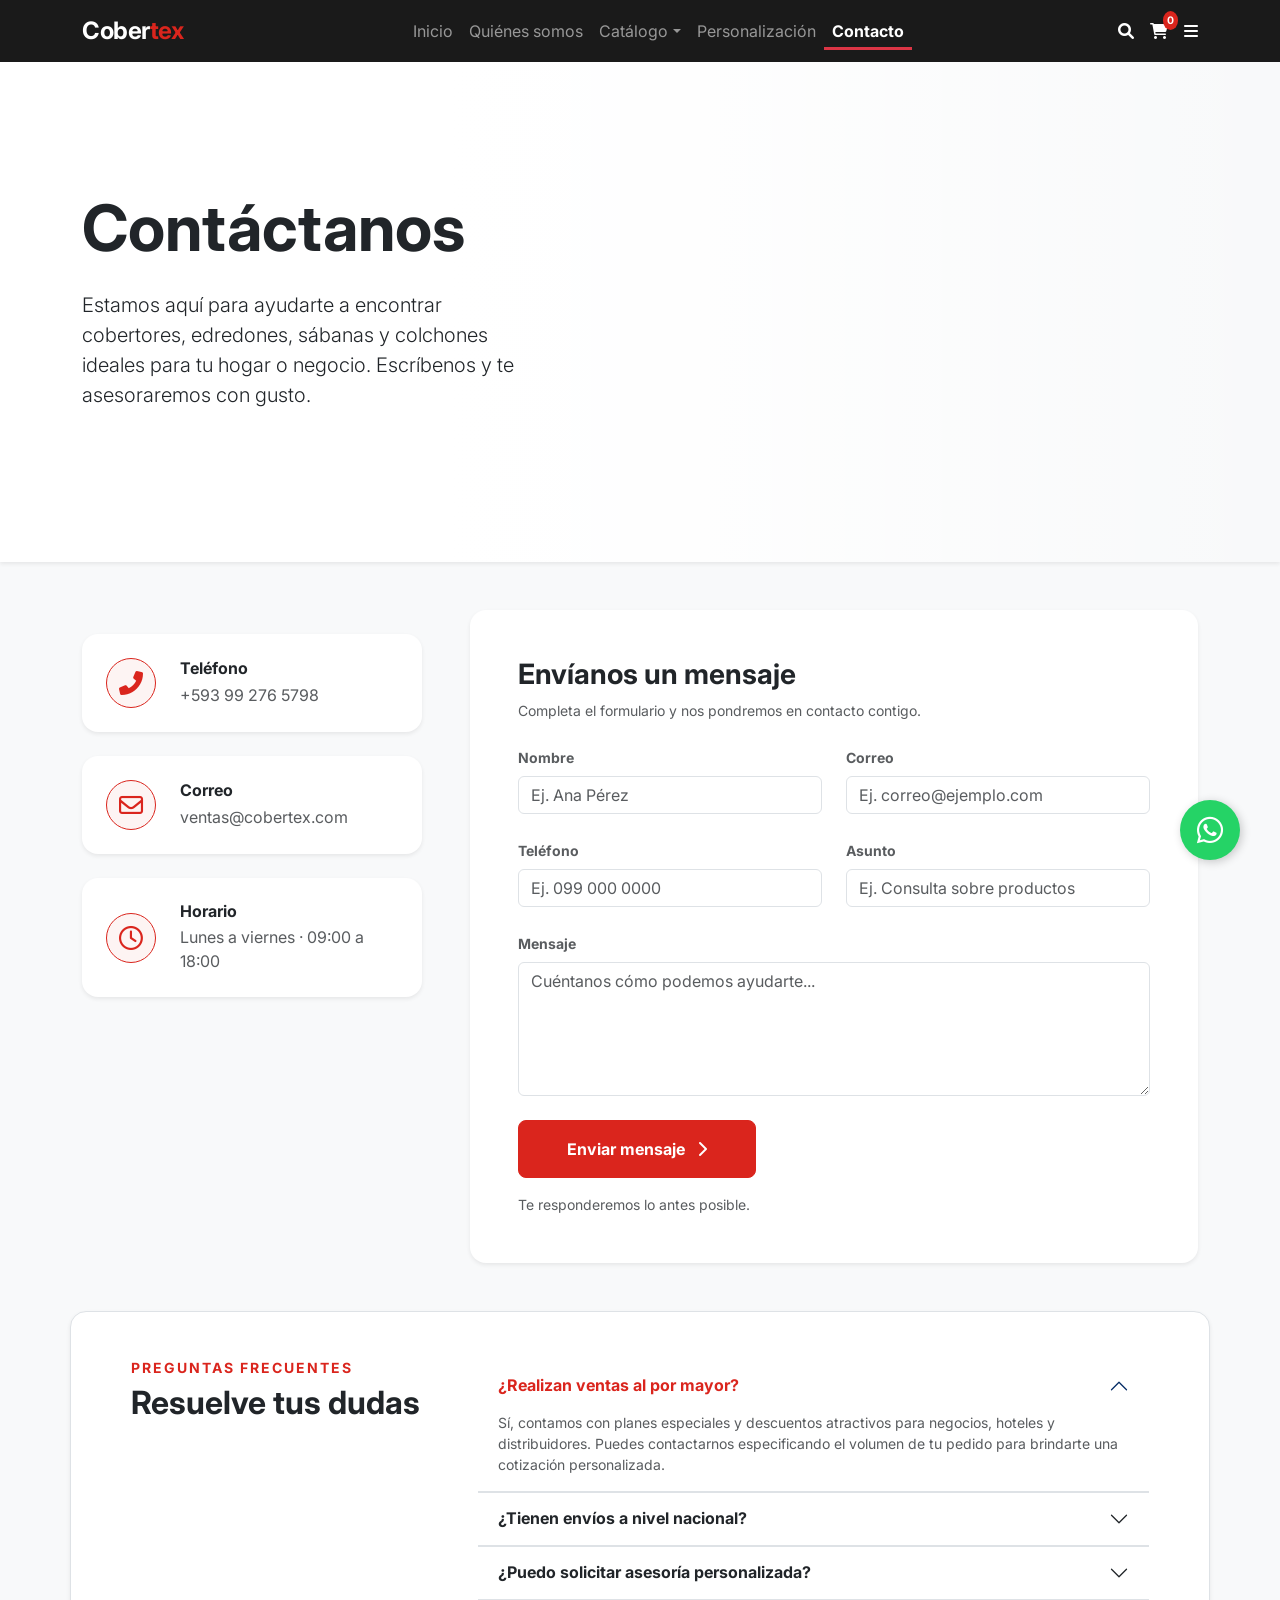
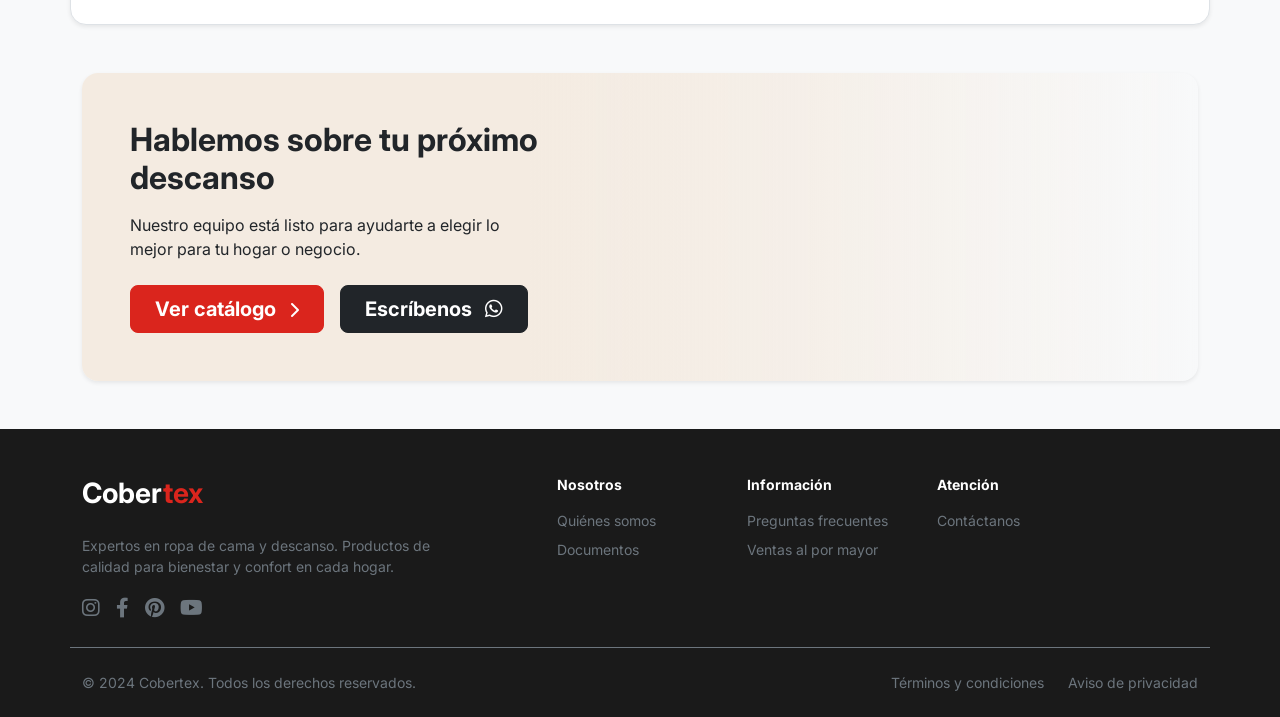
<file: contacto.html>
<!DOCTYPE html>
<html lang="es">
<head>
    <meta charset="UTF-8">
    <meta name="viewport" content="width=device-width, initial-scale=1.0">
    <title>Contacto - Cobertex</title>
    <link href="https://cdn.jsdelivr.net/npm/bootstrap@5.3.0/dist/css/bootstrap.min.css" rel="stylesheet">
    <link rel="stylesheet" href="https://cdnjs.cloudflare.com/ajax/libs/font-awesome/6.0.0/css/all.min.css">
    <link rel="stylesheet" href="style.css">
    <style>
        /* Estilos específicos para la página de Contacto */
        .hero-contact {
            /* Degradado blanco que se funde con la imagen de fondo */
            background: linear-gradient(to right, rgba(255,255,255,1) 35%, rgba(255,255,255,0.85) 55%, rgba(255,255,255,0) 100%), url('https://via.placeholder.com/1920x800/EAE0D5/333?text=Cama+Contacto') center/cover no-repeat;
            min-height: 500px;
            display: flex;
            align-items: center;
        }

        .cta-banner {
            background: linear-gradient(to right, rgba(244, 235, 225, 1) 40%, rgba(244, 235, 225, 0.7) 65%, rgba(244, 235, 225, 0) 100%), url('https://via.placeholder.com/1200x400/D2B48C/333?text=Renueva+tu+descanso') center/cover no-repeat;
            border-radius: 1rem;
        }

        .contact-icon-box {
            width: 50px;
            height: 50px;
            border-radius: 50%;
            display: flex;
            align-items: center;
            justify-content: center;
            font-size: 1.5rem;
            color: var(--cobertex-red);
            background-color: rgba(218, 37, 29, 0.05);
            border: 1px solid var(--cobertex-red);
            flex-shrink: 0;
        }

        .contact-info-card {
            transition: transform 0.3s ease, box-shadow 0.3s ease;
        }
        .contact-info-card:hover {
            transform: translateY(-3px);
            box-shadow: 0 .5rem 1rem rgba(0,0,0,.08)!important;
        }

        /* Acordeón de Preguntas Frecuentes */
        .accordion-button:not(.collapsed) {
            background-color: transparent;
            color: var(--cobertex-red);
            box-shadow: none;
        }
        .accordion-button:focus {
            box-shadow: none;
            border-color: rgba(0,0,0,.125);
        }
        .accordion-item {
            border-left: none;
            border-right: none;
            border-radius: 0;
        }
        .accordion-item:first-of-type {
            border-top: none;
        }

        /* Ajustes para móviles */
        @media (max-width: 768px) {
            .hero-contact {
                background: linear-gradient(to bottom, rgba(255,255,255,1) 40%, rgba(255,255,255,0.8) 70%, rgba(255,255,255,0) 100%), url('https://via.placeholder.com/1920x800/EAE0D5/333?text=Cama+Contacto') center/cover no-repeat;
                min-height: 400px;
                text-align: center;
            }
            .cta-banner {
                background: linear-gradient(to bottom, rgba(244, 235, 225, 1) 50%, rgba(244, 235, 225, 0.8) 80%, rgba(244, 235, 225, 0) 100%), url('https://via.placeholder.com/1200x400/D2B48C/333?text=Renueva+tu+descanso') center/cover no-repeat;
                text-align: center;
            }
        }
    </style>
</head>
<body class="bg-light">

    <nav class="navbar navbar-expand-lg navbar-dark bg-dark sticky-top">
        <div class="container">
            <a class="navbar-brand logo" href="index.html">Cober<span class="text-danger">tex</span></a>
            <button class="navbar-toggler" type="button" data-bs-toggle="collapse" data-bs-target="#navbarNav">
                <span class="navbar-toggler-icon"></span>
            </button>
            <div class="collapse navbar-collapse" id="navbarNav">
                <ul class="navbar-nav mx-auto">
                    <li class="nav-item"><a class="nav-link" href="index.html">Inicio</a></li>
                    <li class="nav-item"><a class="nav-link" href="nosotros.html">Quiénes somos</a></li>
                    <li class="nav-item dropdown">
                        <a class="nav-link dropdown-toggle" href="#" role="button" data-bs-toggle="dropdown">Catálogo</a>
                        <ul class="dropdown-menu">
                            <li><a class="dropdown-item" href="catalogo.html">Cobertores y Edredones</a></li>
                            <li><a class="dropdown-item" href="sabanas.html">Sábanas</a></li>
                            <li><a class="dropdown-item" href="colchones.html">Colchones</a></li>
                        </ul>
                    </li>
                    <li class="nav-item"><a class="nav-link" href="personalizacion.html">Personalización</a></li>
                    <li class="nav-item"><a class="nav-link active fw-bold border-bottom border-danger border-3 pb-1" href="contacto.html">Contacto</a></li>
                </ul>
                <div class="d-flex align-items-center text-white gap-3">
                    <i class="fas fa-search" style="cursor:pointer"></i>
                    <div class="position-relative" style="cursor:pointer">
                        <i class="fas fa-shopping-cart"></i>
                        <span class="badge-cart" id="cartCount">0</span>
                    </div>
                    <i class="fas fa-bars" style="cursor:pointer"></i>
                </div>
            </div>
        </div>
    </nav>

    <header class="hero-contact shadow-sm">
        <div class="container py-5">
            <div class="row">
                <div class="col-lg-5 col-md-7">
                    <h1 class="display-3 fw-bold mb-4">Contáctanos</h1>
                    <p class="lead text-dark mb-4">Estamos aquí para ayudarte a encontrar cobertores, edredones, sábanas y colchones ideales para tu hogar o negocio. Escríbenos y te asesoraremos con gusto.</p>
                </div>
            </div>
        </div>
    </header>

    <main class="container my-5">
        
        <div class="row g-5 mb-5 align-items-start">
            
            <div class="col-lg-4">
                <div class="d-flex flex-column gap-4 mt-lg-4">
                    <div class="card border-0 shadow-sm rounded-4 p-4 contact-info-card bg-white">
                        <div class="d-flex align-items-center gap-4">
                            <div class="contact-icon-box">
                                <i class="fas fa-phone-alt"></i>
                            </div>
                            <div>
                                <h6 class="fw-bold mb-1">Teléfono</h6>
                                <p class="text-muted mb-0">+593 99 276 5798</p>
                            </div>
                        </div>
                    </div>
                    
                    <div class="card border-0 shadow-sm rounded-4 p-4 contact-info-card bg-white">
                        <div class="d-flex align-items-center gap-4">
                            <div class="contact-icon-box">
                                <i class="far fa-envelope"></i>
                            </div>
                            <div>
                                <h6 class="fw-bold mb-1">Correo</h6>
                                <p class="text-muted mb-0">ventas@cobertex.com</p>
                            </div>
                        </div>
                    </div>

                    <div class="card border-0 shadow-sm rounded-4 p-4 contact-info-card bg-white">
                        <div class="d-flex align-items-center gap-4">
                            <div class="contact-icon-box">
                                <i class="far fa-clock"></i>
                            </div>
                            <div>
                                <h6 class="fw-bold mb-1">Horario</h6>
                                <p class="text-muted mb-0">Lunes a viernes · 09:00 a 18:00</p>
                            </div>
                        </div>
                    </div>
                </div>
            </div>

            <div class="col-lg-8">
                <div class="card border-0 shadow-sm rounded-4 p-4 p-md-5 bg-white">
                    <h3 class="fw-bold mb-2">Envíanos un mensaje</h3>
                    <p class="text-muted small mb-4">Completa el formulario y nos pondremos en contacto contigo.</p>
                    
                    <form id="contactForm" action="https://formsubmit.co/apmp2024@gmail.com" method="POST">
                        <input type="hidden" name="_captcha" value="false">
                        <input type="hidden" name="_subject" value="¡Nuevo mensaje desde la página de Contacto!">
                        <input type="hidden" name="_next" value="https://tudominio.com/contacto.html">
                        <input type="hidden" name="_template" value="table">

                        <div class="row g-4">
                            <div class="col-md-6">
                                <label class="form-label small fw-bold text-muted">Nombre</label>
                                <input type="text" name="Nombre" class="form-control" placeholder="Ej. Ana Pérez" required>
                            </div>
                            <div class="col-md-6">
                                <label class="form-label small fw-bold text-muted">Correo</label>
                                <input type="email" name="Email" class="form-control" placeholder="Ej. correo@ejemplo.com" required>
                            </div>
                            <div class="col-md-6">
                                <label class="form-label small fw-bold text-muted">Teléfono</label>
                                <input type="tel" name="Telefono" class="form-control" placeholder="Ej. 099 000 0000" required>
                            </div>
                            <div class="col-md-6">
                                <label class="form-label small fw-bold text-muted">Asunto</label>
                                <input type="text" name="Asunto" class="form-control" placeholder="Ej. Consulta sobre productos" required>
                            </div>
                            <div class="col-12">
                                <label class="form-label small fw-bold text-muted">Mensaje</label>
                                <textarea name="Mensaje" class="form-control" rows="5" placeholder="Cuéntanos cómo podemos ayudarte..." required></textarea>
                            </div>
                            <div class="col-12 mt-4">
                                <button type="submit" id="submitContactBtn" class="btn btn-danger py-3 px-5 fw-bold rounded-3">Enviar mensaje <i class="fas fa-chevron-right ms-2 fs-6"></i></button>
                                <p class="text-muted small mt-3 mb-0">Te responderemos lo antes posible.</p>
                            </div>
                        </div>
                    </form>
                </div>
            </div>
        </div>

        <section class="row align-items-start mb-5 pb-4 bg-white p-5 rounded-4 shadow-sm border">
            <div class="col-lg-4 mb-4 mb-lg-0">
                <h6 class="text-danger fw-bold letter-spacing-2 text-uppercase small mb-2">Preguntas Frecuentes</h6>
                <h2 class="fw-bold">Resuelve tus dudas</h2>
            </div>
            
            <div class="col-lg-8">
                <div class="accordion accordion-flush" id="faqContacto">
                    
                    <div class="accordion-item">
                        <h2 class="accordion-header" id="faqHeading1">
                            <button class="accordion-button fw-bold py-3" type="button" data-bs-toggle="collapse" data-bs-target="#faqCollapse1" aria-expanded="true">
                                ¿Realizan ventas al por mayor?
                            </button>
                        </h2>
                        <div id="faqCollapse1" class="accordion-collapse collapse show" data-bs-parent="#faqContacto">
                            <div class="accordion-body text-muted small pt-0">
                                Sí, contamos con planes especiales y descuentos atractivos para negocios, hoteles y distribuidores. Puedes contactarnos especificando el volumen de tu pedido para brindarte una cotización personalizada.
                            </div>
                        </div>
                    </div>
                    
                    <div class="accordion-item border-top">
                        <h2 class="accordion-header" id="faqHeading2">
                            <button class="accordion-button collapsed fw-bold py-3" type="button" data-bs-toggle="collapse" data-bs-target="#faqCollapse2" aria-expanded="false">
                                ¿Tienen envíos a nivel nacional?
                            </button>
                        </h2>
                        <div id="faqCollapse2" class="accordion-collapse collapse" data-bs-parent="#faqContacto">
                            <div class="accordion-body text-muted small pt-0">
                                Así es. Trabajamos con empresas de logística confiables para que tus productos lleguen de manera segura a la puerta de tu hogar o negocio en cualquier parte del país.
                            </div>
                        </div>
                    </div>
                    
                    <div class="accordion-item border-top border-bottom">
                        <h2 class="accordion-header" id="faqHeading3">
                            <button class="accordion-button collapsed fw-bold py-3" type="button" data-bs-toggle="collapse" data-bs-target="#faqCollapse3" aria-expanded="false">
                                ¿Puedo solicitar asesoría personalizada?
                            </button>
                        </h2>
                        <div id="faqCollapse3" class="accordion-collapse collapse" data-bs-parent="#faqContacto">
                            <div class="accordion-body text-muted small pt-0">
                                ¡Por supuesto! Nuestro equipo de expertos está listo para ayudarte a combinar colores, texturas y elegir los tamaños adecuados para tus colchones. Escríbenos por WhatsApp para una atención más rápida.
                            </div>
                        </div>
                    </div>

                </div>
            </div>
        </section>

        <section class="cta-banner p-5 mb-3 shadow-sm">
            <div class="row align-items-center h-100">
                <div class="col-lg-5 col-md-7">
                    <h2 class="fw-bold mb-3 text-dark">Hablemos sobre tu próximo descanso</h2>
                    <p class="text-dark mb-4">Nuestro equipo está listo para ayudarte a elegir lo mejor para tu hogar o negocio.</p>
                    <div class="d-flex flex-wrap gap-3">
                        <a href="catalogo.html" class="btn btn-danger btn-lg px-4 fw-bold">Ver catálogo <i class="fas fa-chevron-right ms-2 fs-6"></i></a>
                        <a href="https://wa.me/593992765798" target="_blank" class="btn btn-dark btn-lg px-4 fw-bold">Escríbenos <i class="fab fa-whatsapp ms-2 fs-5"></i></a>
                    </div>
                </div>
            </div>
        </section>

    </main>

    <footer class="bg-dark text-secondary pt-5 pb-4 mt-5">
        <div class="container">
            <div class="row g-4 border-bottom border-secondary pb-4 mb-4">
                <div class="col-md-4">
                    <h3 class="text-white fw-bold mb-4">Cober<span class="text-danger">tex</span></h3>
                    <p class="small">Expertos en ropa de cama y descanso. Productos de calidad para bienestar y confort en cada hogar.</p>
                    <div class="d-flex gap-3 fs-5 mt-3">
                        <a href="#" class="text-secondary"><i class="fab fa-instagram"></i></a>
                        <a href="#" class="text-secondary"><i class="fab fa-facebook-f"></i></a>
                        <a href="#" class="text-secondary"><i class="fab fa-pinterest"></i></a>
                        <a href="#" class="text-secondary"><i class="fab fa-youtube"></i></a>
                    </div>
                </div>
                <div class="col-md-2 offset-md-1">
                    <h6 class="text-white fw-bold mb-3 small">Nosotros</h6>
                    <ul class="list-unstyled small">
                        <li class="mb-2"><a href="nosotros.html" class="text-secondary text-decoration-none">Quiénes somos</a></li>
                        <li class="mb-2"><a href="#" class="text-secondary text-decoration-none">Documentos</a></li>
                    </ul>
                </div>
                <div class="col-md-2">
                    <h6 class="text-white fw-bold mb-3 small">Información</h6>
                    <ul class="list-unstyled small">
                        <li class="mb-2"><a href="#" class="text-secondary text-decoration-none">Preguntas frecuentes</a></li>
                        <li class="mb-2"><a href="#" class="text-secondary text-decoration-none">Ventas al por mayor</a></li>
                    </ul>
                </div>
                <div class="col-md-2">
                    <h6 class="text-white fw-bold mb-3 small">Atención</h6>
                    <ul class="list-unstyled small">
                        <li class="mb-2"><a href="contacto.html" class="text-secondary text-decoration-none">Contáctanos</a></li>
                    </ul>
                </div>
            </div>
            <div class="d-flex flex-column flex-md-row justify-content-between align-items-center small">
                <p class="mb-2 mb-md-0">&copy; 2024 Cobertex. Todos los derechos reservados.</p>
                <div class="d-flex gap-4">
                    <a href="#" class="text-secondary text-decoration-none">Términos y condiciones</a>
                    <a href="#" class="text-secondary text-decoration-none">Aviso de privacidad</a>
                </div>
            </div>
        </div>
    </footer>

    <a href="https://wa.me/593992765798?text=Hola,%20tengo%20una%20duda%20sobre%20los%20productos%20de%20Cobertex." class="whatsapp-float" target="_blank" title="Escríbenos por WhatsApp">
        <i class="fab fa-whatsapp"></i>
    </a>

    <script src="https://cdn.jsdelivr.net/npm/bootstrap@5.3.0/dist/js/bootstrap.bundle.min.js"></script>
    <script>
        document.addEventListener('DOMContentLoaded', function() {
            // Lógica sencilla para el contador del carrito (visual)
            let cartTotal = 0;
            document.querySelectorAll('.btn-add-cart, .btn-cart-circle').forEach(button => {
                button.addEventListener('click', () => {
                    cartTotal++;
                    document.getElementById('cartCount').textContent = cartTotal;
                });
            });

            // Animación al enviar el formulario de contacto
            const contactForm = document.getElementById('contactForm');
            if(contactForm) {
                contactForm.addEventListener('submit', function() {
                    const btnSubmit = document.getElementById('submitContactBtn');
                    btnSubmit.innerHTML = '<i class="fas fa-spinner fa-spin me-2"></i> Enviando...';
                    btnSubmit.classList.add('disabled');
                });
            }
        });
    </script>
</body>
</html>
</file>
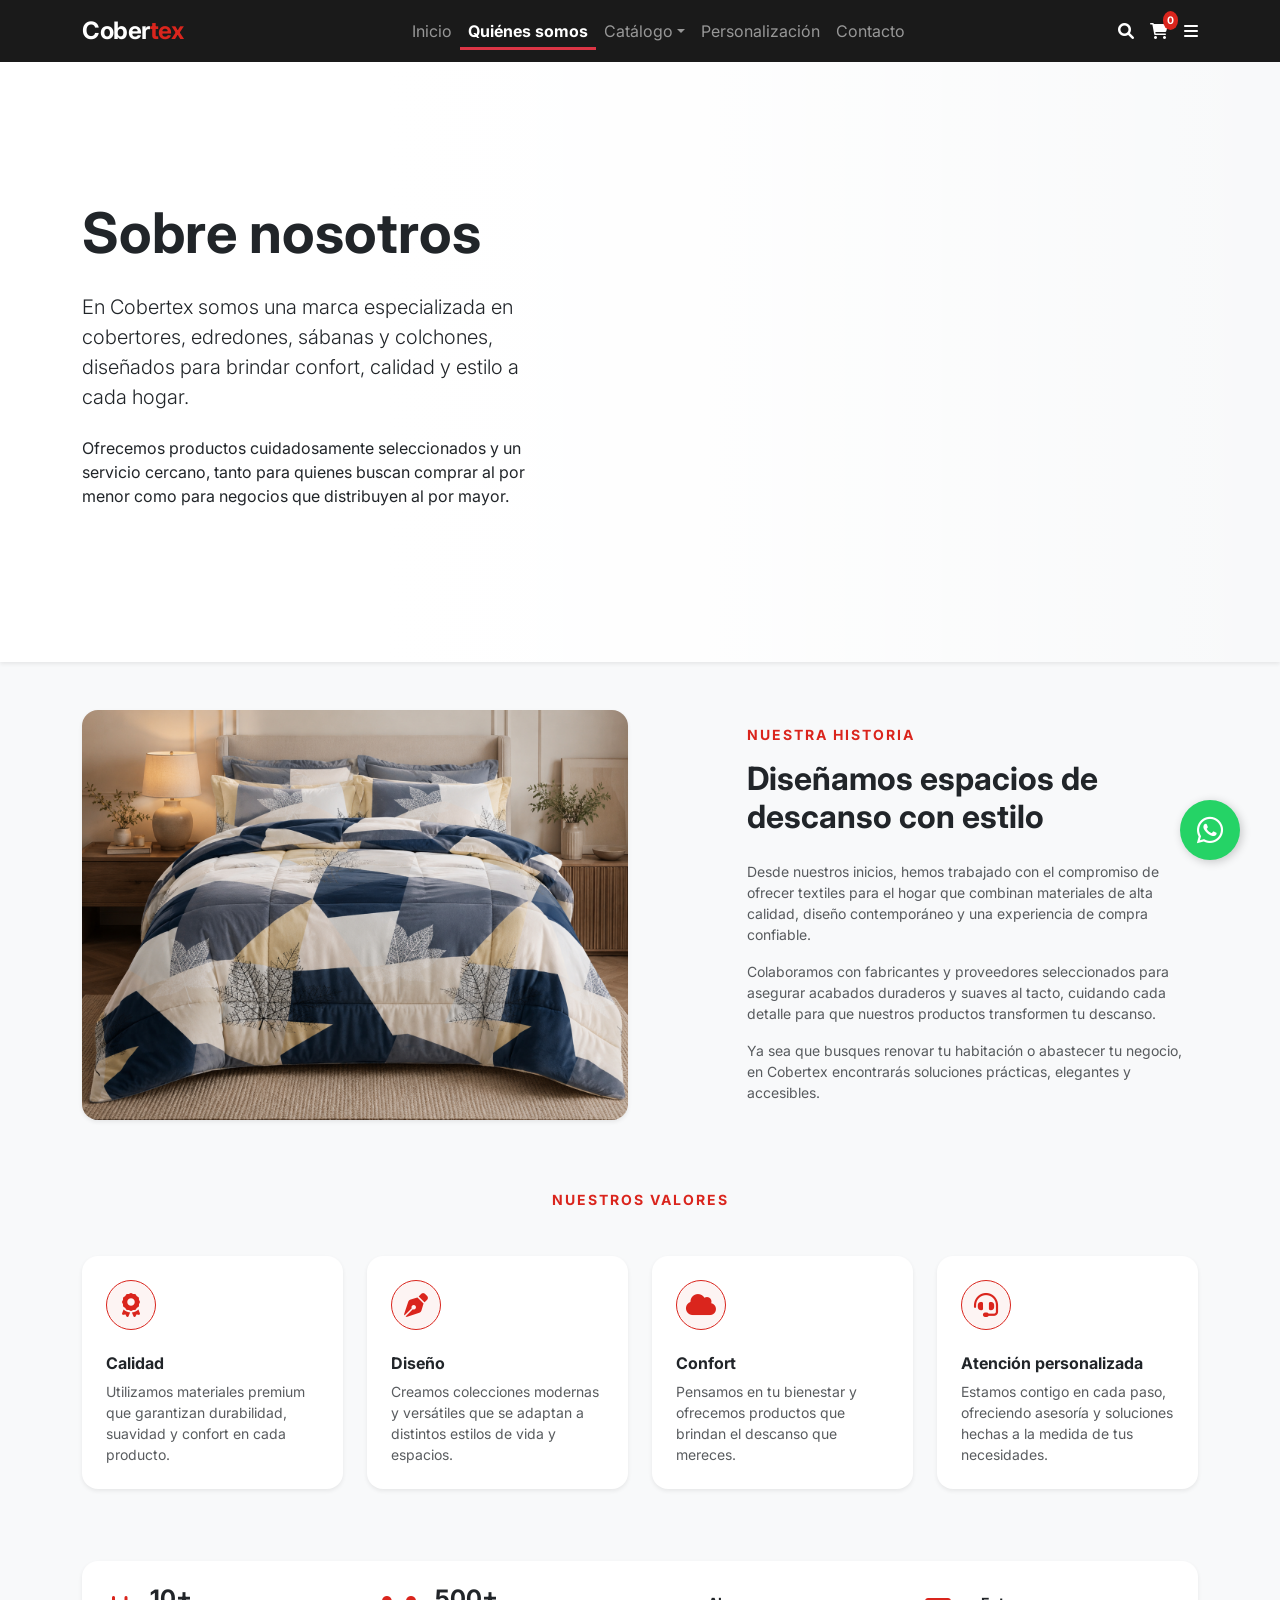
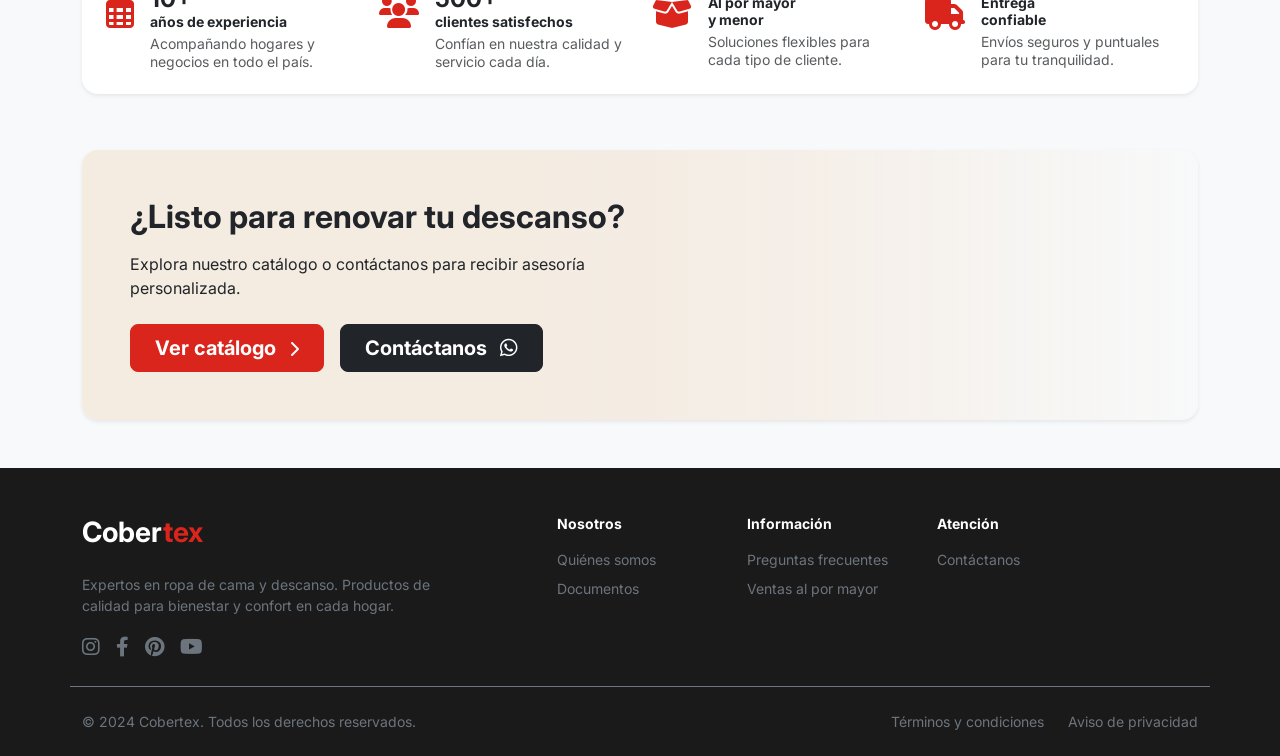
<file: nosotros.html>
<!DOCTYPE html>
<html lang="es">
<head>
    <meta charset="UTF-8">
    <meta name="viewport" content="width=device-width, initial-scale=1.0">
    <title>Quiénes Somos - Cobertex</title>
    <link href="https://cdn.jsdelivr.net/npm/bootstrap@5.3.0/dist/css/bootstrap.min.css" rel="stylesheet">
    <link rel="stylesheet" href="https://cdnjs.cloudflare.com/ajax/libs/font-awesome/6.0.0/css/all.min.css">
    <link rel="stylesheet" href="style.css">
    <style>
        /* Estilos específicos para la página de Nosotros */
        .hero-about {
            /* Degradado blanco que se funde con la imagen de fondo */
            background: linear-gradient(to right, rgba(255,255,255,1) 30%, rgba(255,255,255,0.85) 55%, rgba(255,255,255,0) 100%), url('https://via.placeholder.com/1920x800/EAE0D5/333?text=Hero+Sobre+Nosotros') center/cover no-repeat;
            min-height: 600px;
            display: flex;
            align-items: center;
        }

        .cta-about {
            /* Degradado cálido para el banner final */
            background: linear-gradient(to right, rgba(244, 235, 225, 1) 40%, rgba(244, 235, 225, 0.7) 65%, rgba(244, 235, 225, 0) 100%), url('https://via.placeholder.com/1200x400/D2B48C/333?text=Cama+Acogedora') center/cover no-repeat;
            border-radius: 1rem;
        }

        .icon-circle {
            width: 50px;
            height: 50px;
            border-radius: 50%;
            display: flex;
            align-items: center;
            justify-content: center;
            font-size: 1.5rem;
            color: var(--cobertex-red);
            background-color: rgba(218, 37, 29, 0.05);
            border: 1px solid var(--cobertex-red);
        }

        /* Ajustes para móviles */
        @media (max-width: 768px) {
            .hero-about {
                background: linear-gradient(to bottom, rgba(255,255,255,1) 40%, rgba(255,255,255,0.8) 70%, rgba(255,255,255,0) 100%), url('https://via.placeholder.com/1920x800/EAE0D5/333?text=Hero+Sobre+Nosotros') center/cover no-repeat;
                min-height: 500px;
                text-align: center;
            }
            .cta-about {
                background: linear-gradient(to bottom, rgba(244, 235, 225, 1) 50%, rgba(244, 235, 225, 0.8) 80%, rgba(244, 235, 225, 0) 100%), url('https://via.placeholder.com/1200x400/D2B48C/333?text=Cama+Acogedora') center/cover no-repeat;
                text-align: center;
            }
        }
    </style>
</head>
<body class="bg-light">

    <nav class="navbar navbar-expand-lg navbar-dark bg-dark sticky-top">
        <div class="container">
            <a class="navbar-brand logo" href="index.html">Cober<span class="text-danger">tex</span></a>
            <button class="navbar-toggler" type="button" data-bs-toggle="collapse" data-bs-target="#navbarNav">
                <span class="navbar-toggler-icon"></span>
            </button>
            <div class="collapse navbar-collapse" id="navbarNav">
                <ul class="navbar-nav mx-auto">
                    <li class="nav-item"><a class="nav-link" href="index.html">Inicio</a></li>
                    <li class="nav-item"><a class="nav-link active fw-bold border-bottom border-danger border-3 pb-1" href="nosotros.html">Quiénes somos</a></li>
                    <li class="nav-item dropdown">
                        <a class="nav-link dropdown-toggle" href="#" role="button" data-bs-toggle="dropdown">Catálogo</a>
                        <ul class="dropdown-menu">
                            <li><a class="dropdown-item" href="catalogo.html">Cobertores y Edredones</a></li>
                            <li><a class="dropdown-item" href="sabanas.html">Sábanas</a></li>
                            <li><a class="dropdown-item" href="colchones.html">Colchones</a></li>
                        </ul>
                    </li>
                    <li class="nav-item"><a class="nav-link" href="personalizacion.html">Personalización</a></li>
                    <li class="nav-item"><a class="nav-link" href="contacto.html">Contacto</a></li>
                </ul>
                <div class="d-flex align-items-center text-white gap-3">
                    <i class="fas fa-search" style="cursor:pointer"></i>
                    <div class="position-relative" style="cursor:pointer">
                        <i class="fas fa-shopping-cart"></i>
                        <span class="badge-cart" id="cartCount">0</span>
                    </div>
                    <i class="fas fa-bars" style="cursor:pointer"></i>
                </div>
            </div>
        </div>
    </nav>

    <header class="hero-about shadow-sm mb-5">
        <div class="container py-5">
            <div class="row">
                <div class="col-lg-5 col-md-7">
                    <h1 class="display-4 fw-bold mb-4">Sobre nosotros</h1>
                    <p class="lead text-dark mb-4">En Cobertex somos una marca especializada en cobertores, edredones, sábanas y colchones, diseñados para brindar confort, calidad y estilo a cada hogar.</p>
                    <p class="text-dark">Ofrecemos productos cuidadosamente seleccionados y un servicio cercano, tanto para quienes buscan comprar al por menor como para negocios que distribuyen al por mayor.</p>
                </div>
            </div>
        </div>
    </header>

    <main class="container my-5">
        
        <section class="row align-items-center mb-5 pb-4">
            <div class="col-lg-6 mb-4 mb-lg-0">
                <img src="Imagenes/5.png" class="img-fluid rounded-4 shadow-sm w-100" alt="Habitación decorada">
            </div>
            <div class="col-lg-5 offset-lg-1">
                <h6 class="text-danger fw-bold letter-spacing-2 text-uppercase small mb-3">Nuestra historia</h6>
                <h2 class="fw-bold mb-4">Diseñamos espacios de descanso con estilo</h2>
                <p class="text-muted small mb-3">Desde nuestros inicios, hemos trabajado con el compromiso de ofrecer textiles para el hogar que combinan materiales de alta calidad, diseño contemporáneo y una experiencia de compra confiable.</p>
                <p class="text-muted small mb-3">Colaboramos con fabricantes y proveedores seleccionados para asegurar acabados duraderos y suaves al tacto, cuidando cada detalle para que nuestros productos transformen tu descanso.</p>
                <p class="text-muted small mb-0">Ya sea que busques renovar tu habitación o abastecer tu negocio, en Cobertex encontrarás soluciones prácticas, elegantes y accesibles.</p>
            </div>
        </section>

        <section class="mb-5 pb-4">
            <div class="text-center mb-5">
                <h6 class="text-danger fw-bold letter-spacing-2 text-uppercase small">Nuestros valores</h6>
            </div>
            <div class="row g-4">
                <div class="col-lg-3 col-md-6">
                    <div class="card border-0 shadow-sm h-100 rounded-4 p-4 text-start bg-white">
                        <div class="icon-circle mb-4">
                            <i class="fas fa-award"></i>
                        </div>
                        <h6 class="fw-bold mb-2">Calidad</h6>
                        <p class="small text-muted mb-0">Utilizamos materiales premium que garantizan durabilidad, suavidad y confort en cada producto.</p>
                    </div>
                </div>
                <div class="col-lg-3 col-md-6">
                    <div class="card border-0 shadow-sm h-100 rounded-4 p-4 text-start bg-white">
                        <div class="icon-circle mb-4">
                            <i class="fas fa-pen-nib"></i>
                        </div>
                        <h6 class="fw-bold mb-2">Diseño</h6>
                        <p class="small text-muted mb-0">Creamos colecciones modernas y versátiles que se adaptan a distintos estilos de vida y espacios.</p>
                    </div>
                </div>
                <div class="col-lg-3 col-md-6">
                    <div class="card border-0 shadow-sm h-100 rounded-4 p-4 text-start bg-white">
                        <div class="icon-circle mb-4">
                            <i class="fas fa-cloud"></i>
                        </div>
                        <h6 class="fw-bold mb-2">Confort</h6>
                        <p class="small text-muted mb-0">Pensamos en tu bienestar y ofrecemos productos que brindan el descanso que mereces.</p>
                    </div>
                </div>
                <div class="col-lg-3 col-md-6">
                    <div class="card border-0 shadow-sm h-100 rounded-4 p-4 text-start bg-white">
                        <div class="icon-circle mb-4">
                            <i class="fas fa-headset"></i>
                        </div>
                        <h6 class="fw-bold mb-2">Atención personalizada</h6>
                        <p class="small text-muted mb-0">Estamos contigo en cada paso, ofreciendo asesoría y soluciones hechas a la medida de tus necesidades.</p>
                    </div>
                </div>
            </div>
        </section>

        <section class="mb-5 pb-2">
            <div class="card border-0 shadow-sm rounded-4 p-4 bg-white">
                <div class="row g-4 align-items-center">
                    <div class="col-lg-3 col-md-6">
                        <div class="d-flex align-items-start gap-3">
                            <div class="text-danger fs-2 mt-1"><i class="far fa-calendar-alt"></i></div>
                            <div>
                                <h4 class="fw-bold mb-0">10+</h4>
                                <h6 class="fw-bold small mb-1">años de experiencia</h6>
                                <p class="small text-muted mb-0 lh-sm">Acompañando hogares y negocios en todo el país.</p>
                            </div>
                        </div>
                    </div>
                    <div class="col-lg-3 col-md-6">
                        <div class="d-flex align-items-start gap-3">
                            <div class="text-danger fs-2 mt-1"><i class="fas fa-users"></i></div>
                            <div>
                                <h4 class="fw-bold mb-0">500+</h4>
                                <h6 class="fw-bold small mb-1">clientes satisfechos</h6>
                                <p class="small text-muted mb-0 lh-sm">Confían en nuestra calidad y servicio cada día.</p>
                            </div>
                        </div>
                    </div>
                    <div class="col-lg-3 col-md-6">
                        <div class="d-flex align-items-start gap-3">
                            <div class="text-danger fs-2 mt-1"><i class="fas fa-box-open"></i></div>
                            <div>
                                <h6 class="fw-bold small mb-1 mt-2">Al por mayor<br>y menor</h6>
                                <p class="small text-muted mb-0 lh-sm">Soluciones flexibles para cada tipo de cliente.</p>
                            </div>
                        </div>
                    </div>
                    <div class="col-lg-3 col-md-6">
                        <div class="d-flex align-items-start gap-3">
                            <div class="text-danger fs-2 mt-1"><i class="fas fa-truck"></i></div>
                            <div>
                                <h6 class="fw-bold small mb-1 mt-2">Entrega<br>confiable</h6>
                                <p class="small text-muted mb-0 lh-sm">Envíos seguros y puntuales para tu tranquilidad.</p>
                            </div>
                        </div>
                    </div>
                </div>
            </div>
        </section>

        <section class="cta-about p-5 mb-3 shadow-sm">
            <div class="row align-items-center h-100">
                <div class="col-lg-6 col-md-8">
                    <h2 class="fw-bold mb-3 text-dark">¿Listo para renovar tu descanso?</h2>
                    <p class="text-dark mb-4">Explora nuestro catálogo o contáctanos para recibir asesoría personalizada.</p>
                    <div class="d-flex flex-wrap gap-3">
                        <a href="catalogo.html" class="btn btn-danger btn-lg px-4 fw-bold">Ver catálogo <i class="fas fa-chevron-right ms-2 fs-6"></i></a>
                        <a href="https://wa.me/593992765798" target="_blank" class="btn btn-dark btn-lg px-4 fw-bold">Contáctanos <i class="fab fa-whatsapp ms-2 fs-5"></i></a>
                    </div>
                </div>
            </div>
        </section>

    </main>

    <footer class="bg-dark text-secondary pt-5 pb-4 mt-5">
        <div class="container">
            <div class="row g-4 border-bottom border-secondary pb-4 mb-4">
                <div class="col-md-4">
                    <h3 class="text-white fw-bold mb-4">Cober<span class="text-danger">tex</span></h3>
                    <p class="small">Expertos en ropa de cama y descanso. Productos de calidad para bienestar y confort en cada hogar.</p>
                    <div class="d-flex gap-3 fs-5 mt-3">
                        <a href="#" class="text-secondary"><i class="fab fa-instagram"></i></a>
                        <a href="#" class="text-secondary"><i class="fab fa-facebook-f"></i></a>
                        <a href="#" class="text-secondary"><i class="fab fa-pinterest"></i></a>
                        <a href="#" class="text-secondary"><i class="fab fa-youtube"></i></a>
                    </div>
                </div>
                <div class="col-md-2 offset-md-1">
                    <h6 class="text-white fw-bold mb-3 small">Nosotros</h6>
                    <ul class="list-unstyled small">
                        <li class="mb-2"><a href="nosotros.html" class="text-secondary text-decoration-none">Quiénes somos</a></li>
                        <li class="mb-2"><a href="#" class="text-secondary text-decoration-none">Documentos</a></li>
                    </ul>
                </div>
                <div class="col-md-2">
                    <h6 class="text-white fw-bold mb-3 small">Información</h6>
                    <ul class="list-unstyled small">
                        <li class="mb-2"><a href="#" class="text-secondary text-decoration-none">Preguntas frecuentes</a></li>
                        <li class="mb-2"><a href="#" class="text-secondary text-decoration-none">Ventas al por mayor</a></li>
                    </ul>
                </div>
                <div class="col-md-2">
                    <h6 class="text-white fw-bold mb-3 small">Atención</h6>
                    <ul class="list-unstyled small">
                        <li class="mb-2"><a href="#" class="text-secondary text-decoration-none">Contáctanos</a></li>
                    </ul>
                </div>
            </div>
            <div class="d-flex flex-column flex-md-row justify-content-between align-items-center small">
                <p class="mb-2 mb-md-0">&copy; 2024 Cobertex. Todos los derechos reservados.</p>
                <div class="d-flex gap-4">
                    <a href="#" class="text-secondary text-decoration-none">Términos y condiciones</a>
                    <a href="#" class="text-secondary text-decoration-none">Aviso de privacidad</a>
                </div>
            </div>
        </div>
    </footer>

    <a href="https://wa.me/593990000000?text=Hola,%20tengo%20una%20duda%20sobre%20los%20productos%20de%20Cobertex." class="whatsapp-float" target="_blank" title="Escríbenos por WhatsApp">
        <i class="fab fa-whatsapp"></i>
    </a>

    <script src="https://cdn.jsdelivr.net/npm/bootstrap@5.3.0/dist/js/bootstrap.bundle.min.js"></script>
    <script>
        document.addEventListener('DOMContentLoaded', function() {
            // Lógica sencilla para el contador del carrito (visual)
            let cartTotal = 0;
            document.querySelectorAll('.btn-add-cart, .btn-cart-circle').forEach(button => {
                button.addEventListener('click', () => {
                    cartTotal++;
                    document.getElementById('cartCount').textContent = cartTotal;
                });
            });
        });
    </script>
</body>
</html>
</file>
<file: style.css>
/* style.css */
@import url('https://fonts.googleapis.com/css2?family=Inter:wght@300;400;600;700&display=swap');

:root {
    --cobertex-red: #da251d;
    --cobertex-dark: #1a1a1a;
}

body {
    font-family: 'Inter', sans-serif;
    background-color: #f8f9fa;
}

/* Navbar y Logo */
.logo {
    font-weight: 700;
    font-size: 1.5rem;
    letter-spacing: -0.5px;
}
.bg-dark {
    background-color: var(--cobertex-dark) !important;
}
.text-danger {
    color: var(--cobertex-red) !important;
}
.btn-danger {
    background-color: var(--cobertex-red);
    border-color: var(--cobertex-red);
}

/* Badge del carrito */
.badge-cart {
    position: absolute;
    top: -8px;
    right: -10px;
    background-color: var(--cobertex-red);
    color: white;
    border-radius: 50%;
    padding: 0.15em 0.4em;
    font-size: 0.65rem;
    font-weight: bold;
}

/* Tarjetas y Efectos */
.category-card, .product-card, .product-card-home {
    transition: transform 0.3s ease, box-shadow 0.3s ease;
    border-radius: 12px;
    overflow: hidden;
}
.category-card:hover, .product-card:hover, .product-card-home:hover {
    transform: translateY(-5px);
    box-shadow: 0 10px 20px rgba(0,0,0,0.1) !important;
}
.icon-box {
    width: 40px;
    height: 40px;
    border: 1px solid #dee2e6;
    border-radius: 50%;
    display: flex;
    align-items: center;
    justify-content: center;
    color: var(--cobertex-red);
}

/* Botones de carrito */
.btn-cart-circle, .btn-add-cart {
    background-color: white;
    border: 1px solid #dee2e6;
    border-radius: 50%;
    width: 35px;
    height: 35px;
    display: flex;
    align-items: center;
    justify-content: center;
    color: #333;
    transition: all 0.2s;
    cursor: pointer;
}
.btn-cart-circle:hover, .btn-add-cart:hover {
    background-color: var(--cobertex-red);
    color: white;
    border-color: var(--cobertex-red);
}

/* Filtros Personalizados (Rango) */
.custom-range::-webkit-slider-thumb {
    background: var(--cobertex-red);
}
.form-check-input:checked {
    background-color: var(--cobertex-red);
    border-color: var(--cobertex-red);
}

/* Utilidades */
.letter-spacing-2 {
    letter-spacing: 2px;
}
/* =========================================
Botón Flotante de WhatsApp
========================================= */
.whatsapp-float {
    position: fixed;
    width: 60px;
    height: 60px;
    bottom: 40px;
    right: 40px;
    background-color: #25d366;
    color: #FFF;
    border-radius: 50px;
    text-align: center;
    font-size: 30px;
    box-shadow: 2px 2px 10px rgba(0, 0, 0, 0.2);
    z-index: 1000;
    display: flex;
    align-items: center;
    justify-content: center;
    transition: all 0.3s ease;
    text-decoration: none;
}

.whatsapp-float:hover {
    background-color: #128C7E;
    color: #FFF;
    transform: scale(1.1);
    box-shadow: 2px 2px 15px rgba(0, 0, 0, 0.3);
}

/* Ajuste para pantallas pequeñas (móviles) */
@media (max-width: 768px) {
    .whatsapp-float {
        width: 50px;
        height: 50px;
        bottom: 20px;
        right: 20px;
        font-size: 25px;
    }
}
</file>
